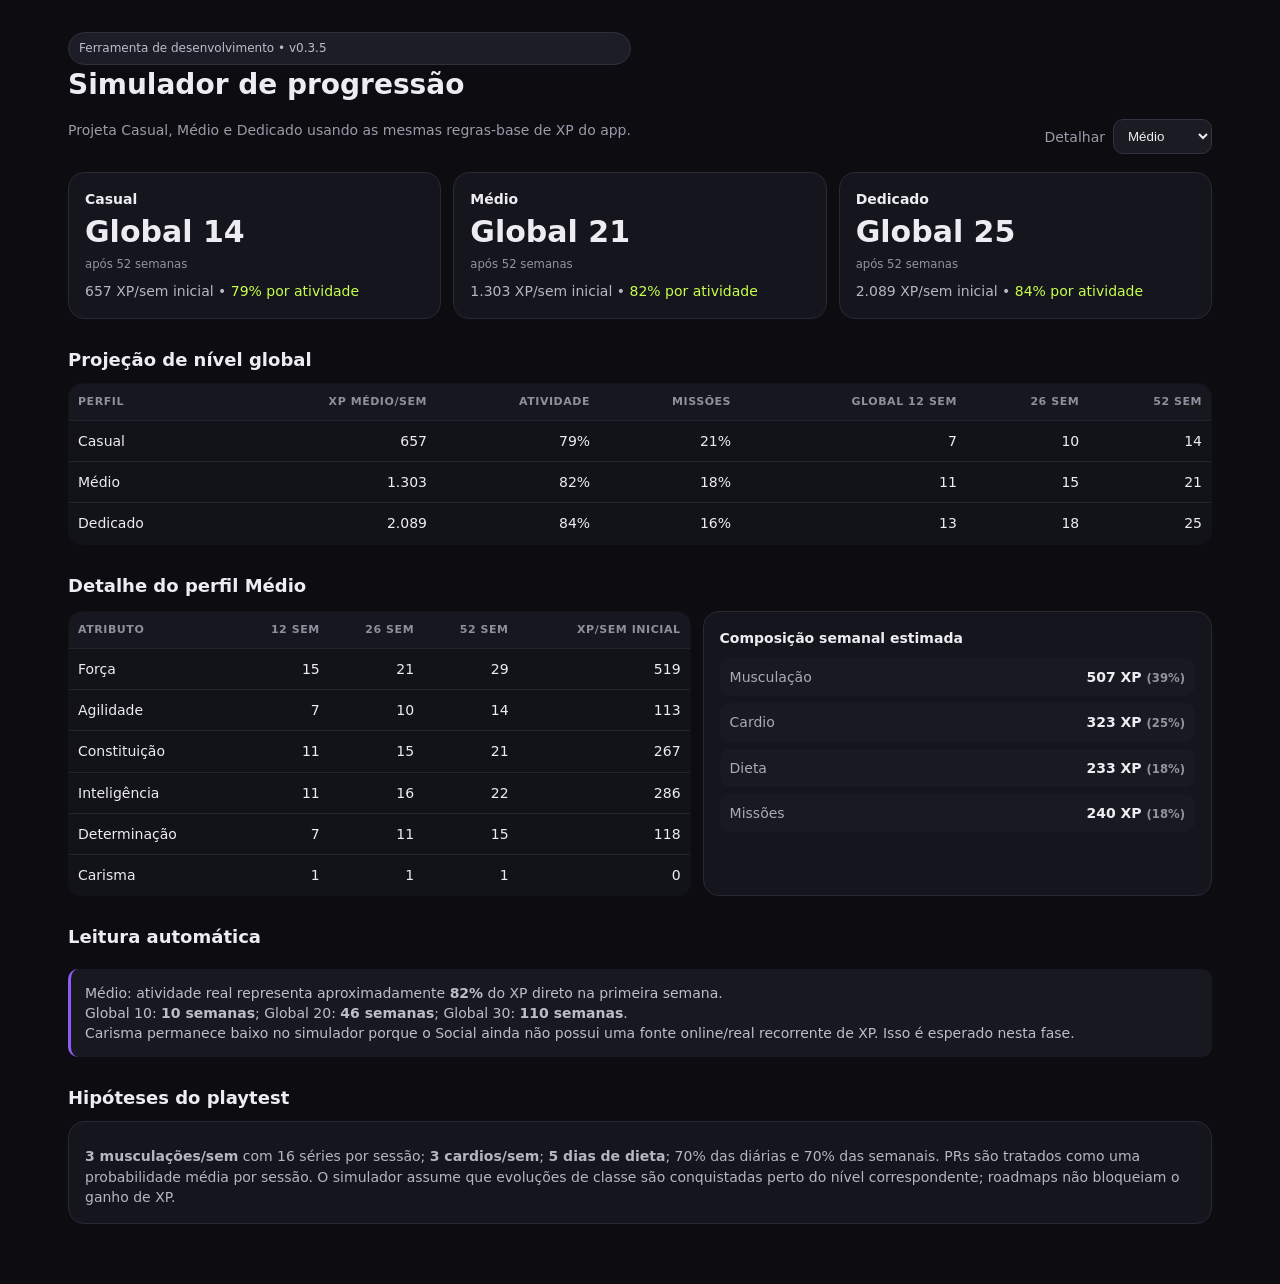
<file: tools/progression-simulator.html>
<!doctype html>
<html lang="pt-BR">
<head>
<meta charset="utf-8"><meta name="viewport" content="width=device-width,initial-scale=1">
<title>RPG GYM v0.3.5 — Simulador de Balanceamento</title>
<style>
:root{color-scheme:dark}*{box-sizing:border-box}body{font:14px/1.45 system-ui,-apple-system,Segoe UI,sans-serif;background:#0c0c11;color:#ececf2;max-width:1180px;margin:0 auto;padding:32px 18px 60px}h1{font-size:28px;margin:0}h2{font-size:18px;margin:28px 0 10px}.muted{color:#9b9baa}.top{display:flex;justify-content:space-between;gap:20px;align-items:end}.pill{background:#1d1d28;border:1px solid #30303d;border-radius:999px;padding:7px 10px;color:#bdbdca;font-size:12px}.grid{display:grid;grid-template-columns:repeat(3,minmax(0,1fr));gap:12px;margin-top:18px}.card{background:#15151d;border:1px solid #292936;border-radius:16px;padding:16px}.card .big{font-size:30px;font-weight:850}.card small{color:#9393a0}.card p{margin:8px 0 0;color:#b6b6c1}.good{color:#c7ff4a}.warn{color:#ffd17b}.bad{color:#ff929e}table{width:100%;border-collapse:collapse;background:#121219;border:1px solid #292936;border-radius:14px;overflow:hidden}th,td{padding:10px 9px;border-bottom:1px solid #24242f;text-align:right;vertical-align:middle}th{font-size:11px;text-transform:uppercase;letter-spacing:.05em;color:#8f8f9d;background:#17171f}td:first-child,th:first-child{text-align:left}tr:last-child td{border-bottom:0}.section{margin-top:20px}.persona-detail{display:grid;grid-template-columns:1.1fr .9fr;gap:12px;margin-top:12px}.source-list{display:grid;gap:7px}.source-row{display:flex;justify-content:space-between;gap:10px;background:#191922;border-radius:10px;padding:9px 10px}.source-row span{color:#aaaab7}.note{padding:14px;background:#181821;border-left:3px solid #8b5cf6;border-radius:10px;color:#bdbdca;margin-top:18px}.controls{display:flex;gap:8px;align-items:center}.controls select{background:#1b1b24;color:#eee;border:1px solid #333341;padding:8px 10px;border-radius:10px}@media(max-width:760px){.grid{grid-template-columns:1fr}.persona-detail{grid-template-columns:1fr}.top{align-items:flex-start;flex-direction:column}body{padding:22px 12px 50px}th,td{padding:8px 6px;font-size:12px}}
</style>
<script defer src="../js/config/game-config.js"></script>
<script defer src="../js/config/balance-config.js"></script>
<script defer src="../js/config/cardio-data.js"></script>
<script defer src="../js/config/mission-data.js"></script>
<script defer src="progression-simulator.js"></script>
</head>
<body>
<div class="top"><div><div class="pill">Ferramenta de desenvolvimento • v0.3.5</div><h1>Simulador de progressão</h1><p class="muted">Projeta Casual, Médio e Dedicado usando as mesmas regras-base de XP do app.</p></div><div class="controls"><label for="detailPersona" class="muted">Detalhar</label><select id="detailPersona"><option value="casual">Casual</option><option value="medium" selected>Médio</option><option value="dedicated">Dedicado</option></select></div></div>
<div id="cards" class="grid"></div>
<h2>Projeção de nível global</h2>
<table><thead><tr><th>Perfil</th><th>XP médio/sem</th><th>Atividade</th><th>Missões</th><th>Global 12 sem</th><th>26 sem</th><th>52 sem</th></tr></thead><tbody id="summaryRows"></tbody></table>
<section class="section"><h2 id="detailTitle">Detalhe do perfil Médio</h2><div class="persona-detail"><div><table><thead><tr><th>Atributo</th><th>12 sem</th><th>26 sem</th><th>52 sem</th><th>XP/sem inicial</th></tr></thead><tbody id="attributeRows"></tbody></table></div><div class="card"><strong>Composição semanal estimada</strong><div id="sourceList" class="source-list" style="margin-top:10px"></div></div></div></section>
<section class="section"><h2>Leitura automática</h2><div id="diagnostics" class="note"></div></section>
<section class="section"><h2>Hipóteses do playtest</h2><div class="card"><p id="assumptions"></p></div></section>
</body></html>
</file>
